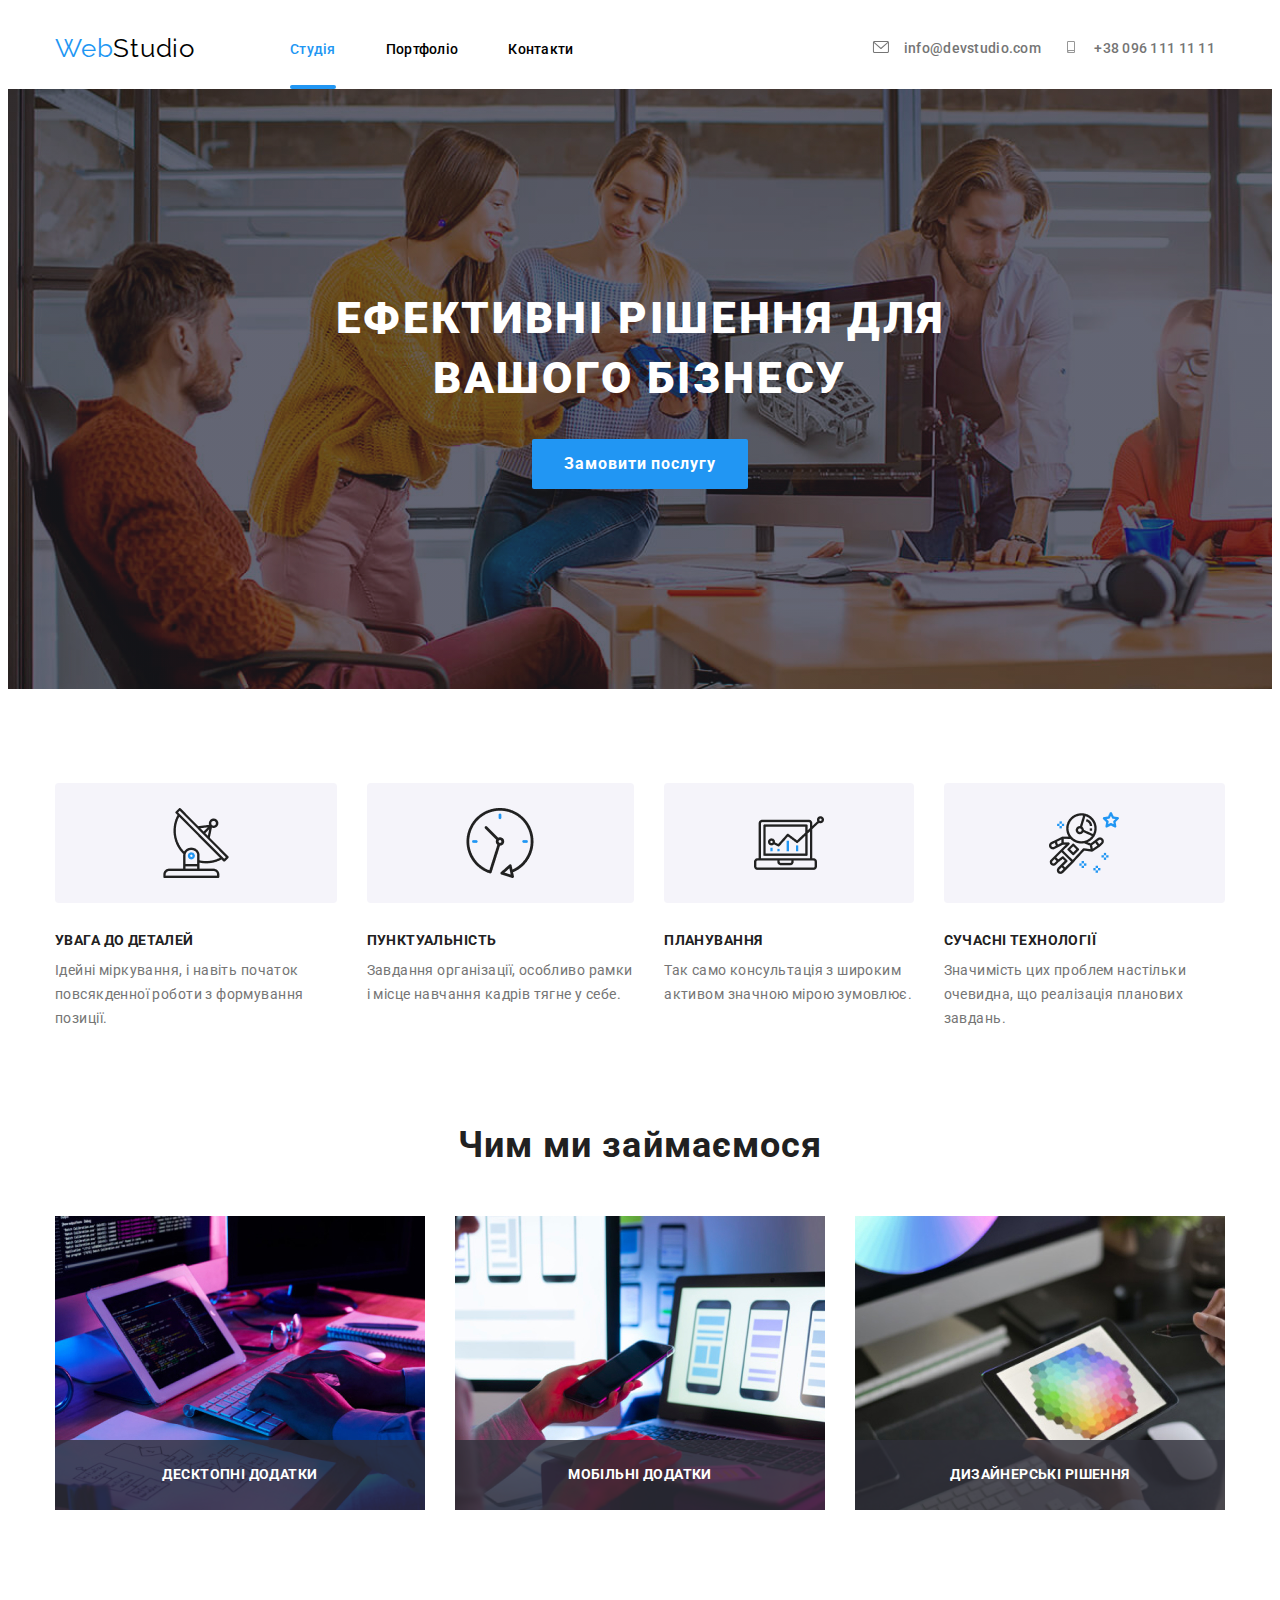
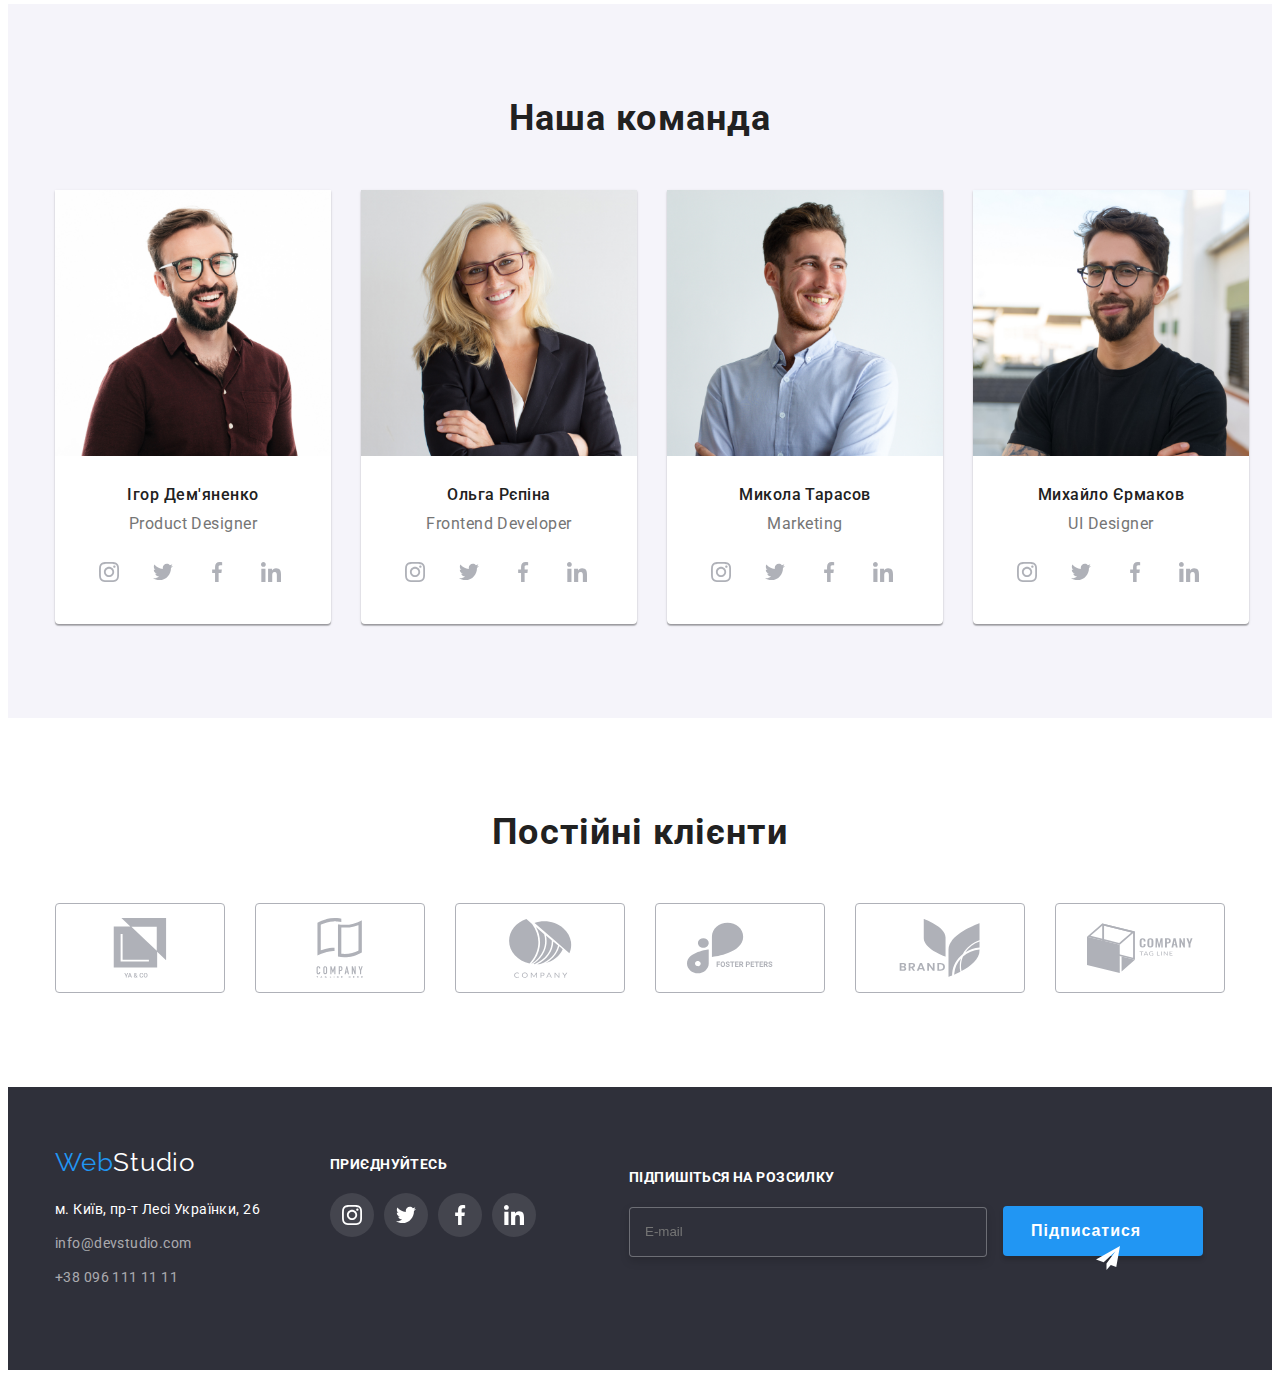
<file: index.html>
<!DOCTYPE html>
<html lang="en">
<head>
    <meta charset="UTF-8">
    <meta http-equiv="X-UA-Compatible" content="IE=edge">
    <meta name="viewport" content="width=device-width, initial-scale=1.0">
    <link rel="stylesheet" href="https://cdnjs.cloudflare.com/ajax/libs/modern-normalize/1.1.0/modern-normalize.min.css" integrity="sha512-wpPYUAdjBVSE4KJnH1VR1HeZfpl1ub8YT/NKx4PuQ5NmX2tKuGu6U/JRp5y+Y8XG2tV+wKQpNHVUX03MfMFn9Q==" crossorigin="anonymous" referrerpolicy="no-referrer" />
    <link rel="stylesheet" href="./css/styles.css">
    <link rel="preconnect" href="https://fonts.googleapis.com">
    <link rel="preconnect" href="https://fonts.gstatic.com" crossorigin>
    <link rel="preconnect" href="https://fonts.googleapis.com">
<link rel="preconnect" href="https://fonts.gstatic.com" crossorigin>
<link href="https://fonts.googleapis.com/css2?family=Raleway:wght@700&family=Roboto:wght@400;500;700;900&display=swap" rel="stylesheet">
    <title>WebStudio</title>
</head>
<body>
  <header>
    <div class="container">
      <div class="menu"> 
    <nav class="header-nav">
      <a class="logo" href="WebStudio"> <span class="logos">Web</span>Studio</a>
        <ul class="site-nav">
          <li><a href="./index.html" class="link-menu current">Студія</a></li>
          <li><a href="./portfolio.html" class="link">Портфоліо</a></li>
          <li><a href="#" class="link">Контакти</a></li>
    </ul>
    </nav>
      <div class="envelope-list">
  <a href="mailto:info@devstudio.com" class="contact"> <svg class="envelope-box"> 
    <use href="./images/svg/icons.svg#icon-envelope">
    </use>
  </svg> info@devstudio.com  </a>
</div>       
        <div class="smartphone-list">     
        <a href="tel:+380961111111" class="contact" ><svg class="envelope-box"> 
          <use href="./images/svg/icons.svg#icon-smartphone">
          </use>
        </svg> +38 096 111 11 11</a>   
    </div>
      </div>
  </div>
  </header>
  <main>
    <section class="section-slogan">
      <div class="container">
      <div class="caption">
        <h1 class="slogan">Ефективні рішення для вашого бізнесу</h1>
        <button type="button" class="button" data-modal-open>Замовити послугу</button>   
      </div>
      </div>
      </section>
    <section class="section-title">
      <div class="container"> 
        <ul class="dot">
          <li class="antenna">
            <h3 class="title">УВАГА ДО ДЕТАЛЕЙ</h3>
            <p class="text">Ідейні міркування, і навіть початок повсякденної роботи з формування позиції.</p>
          </li>
          <li class="clock">
            <h3 class="title">ПУНКТУАЛЬНІСТЬ</h3>
            <p class="text">Завдання організації, особливо рамки і місце навчання кадрів тягне у себе.</p>
          </li>
          <li class="diagram">
            <h3 class="title">ПЛАНУВАННЯ</h3>
            <p class="text">Так само консультація з широким активом значною мірою зумовлює.</p>
          </li>
          <li class="astronaut">
            <h3 class="title">СУЧАСНІ ТЕХНОЛОГІЇ</h3>
            <p class="text">Значимість цих проблем настільки очевидна, що реалізація планових завдань.</p> 
          </li>
        </ul>
    </div>
    </section>
    <section class="section">
      <div class="container">
        <h2 class="subtitle">Чим ми займаємося</h2> 
        <ul class="dot">
          <li class="img-coment">
            <img src="./images/box1.jpg" alt="Руки на клавіатурі" width="370">
            <div class="coment">
              <p class="coment-p">Десктопні додатки</p>
            </div>
          </li>
          <li class="img-coment">
            <img src="./images/box2.jpg" alt="Телефон у руці" width="370">
            <div class="coment">
              <p class="coment-p">Мобільні додатки</p>
            </div>
          </li>
          <li class="img-coment">
            <img src="./images/box3.jpg" alt="Планшет у руці" width="370">
            <div class="coment">
              <p class="coment-p">Дизайнерські рішення</p>
            </div>
          </li>
        </ul>
    </div>
    </section>
    <section class="section-name">
      <div class="container">
        <h3 class="subtitle-box">Наша команда</h3>
          <ul class="dot">
            <li class="card">
              <img src="./images/img1.jpg" alt="чоловік у окулярах" width="276">
            <h3 class="name">Ігор Дем'яненко</h3>
            <p class="post">Product Designer</p>
            <div class="social-subtite">
              <ul class="social">
                <li class="socisl-list-subtite">
                  <a class="socisl-link" href="#">
                    <svg class="social-icon-subtite" width="20" height="20">
                      <use href="./images/svg/icons.svg#icon-instagram">
                      </use>
                    </svg>
                  </a>
                </li>
                <li class="socisl-list-subtite">
                  <a class="socisl-link" href="#">
                    <svg class="social-icon-subtite" width="20" height="20">
                      <use href="./images/svg/icons.svg#icon-twitter">
                      </use>
                    </svg>
                  </a>
                </li>
                <li class="socisl-list-subtite">
                  <a class="socisl-link" href="#">
                    <svg class="social-icon-subtite" width="20" height="20">
                      <use href="./images/svg/icons.svg#icon-facebook">
                      </use>
                    </svg>
                  </a>
                </li>
                <li class="socisl-list-subtite">
                  <a class="socisl-link" href="#">
                    <svg class="social-icon-subtite" width="20" height="20">
                      <use href="./images/svg/icons.svg#icon-linkedin">
                      </use>
                    </svg>
                  </a>
                </li>
              </ul>
            </div>
            </li>
            <li class="card">
              <img src="./images/img2.jpg" alt="жінка посміхається" width="276">
            <h3 class="name">Ольга Рєпіна</h3>
            <p class="post">Frontend Developer</p>
            <div class="social-subtite">
              <ul class="social">
                <li class="socisl-list-subtite">
                  <a class="socisl-link" href="#">
                    <svg class="social-icon-subtite" width="20" height="20">
                      <use href="./images/svg/icons.svg#icon-instagram">
                      </use>
                    </svg>
                  </a>
                </li>
                <li class="socisl-list-subtite">
                  <a class="socisl-link" href="#">
                    <svg class="social-icon-subtite" width="20" height="20">
                      <use href="./images/svg/icons.svg#icon-twitter">
                      </use>
                    </svg>
                  </a>
                </li>
                <li class="socisl-list-subtite">
                  <a class="socisl-link" href="#">
                    <svg class="social-icon-subtite" width="20" height="20">
                      <use href="./images/svg/icons.svg#icon-facebook">
                      </use>
                    </svg>
                  </a>
                </li>
                <li class="socisl-list-subtite">
                  <a class="socisl-link" href="#">
                    <svg class="social-icon-subtite" width="20" height="20">
                      <use href="./images/svg/icons.svg#icon-linkedin">
                      </use>
                    </svg>
                  </a>
                </li>
              </ul>
            </div>
            </li>
            <li class="card">
              <img src="./images/img3.jpg" alt="чоловік дивиться в бік" width="276">
            <h3 class="name">Микола Тарасов</h3>
            <p class="post">Marketing</p>
            <div class="social-subtite">
              <ul class="social">
                <li class="socisl-list-subtite">
                  <a class="socisl-link" href="#">
                    <svg class="social-icon-subtite" width="20" height="20">
                      <use href="./images/svg/icons.svg#icon-instagram">
                      </use>
                    </svg>
                  </a>
                </li>
                <li class="socisl-list-subtite">
                  <a class="socisl-link" href="#">
                    <svg class="social-icon-subtite" width="20" height="20">
                      <use href="./images/svg/icons.svg#icon-twitter">
                      </use>
                    </svg>
                  </a>
                </li>
                <li class="socisl-list-subtite">
                  <a class="socisl-link" href="#">
                    <svg class="social-icon-subtite" width="20" height="20">
                      <use href="./images/svg/icons.svg#icon-facebook">
                      </use>
                    </svg>
                  </a>
                </li>
                <li class="socisl-list-subtite">
                  <a class="socisl-link" href="#">
                    <svg class="social-icon-subtite" width="20" height="20">
                      <use href="./images/svg/icons.svg#icon-linkedin">
                      </use>
                    </svg>
                  </a>
                </li>
              </ul>
            </div>
            </li>
            <li class="card">
              <img src="./images/img4.jpg" alt="чоловік в окулярах і с бородой" width="276">
            <h3 class="name">Михайло Єрмаков</h3>
            <p class="post">UI Designer</p>
            <div class="social-subtite">
              <ul class="social">
                <li class="socisl-list-subtite">
                  <a class="socisl-link" href="#">
                    <svg class="social-icon-subtite" width="20" height="20">
                      <use href="./images/svg/icons.svg#icon-instagram">
                      </use>
                    </svg>
                  </a>
                </li>
                <li class="socisl-list-subtite">
                  <a class="socisl-link" href="#">
                    <svg class="social-icon-subtite" width="20" height="20">
                      <use href="./images/svg/icons.svg#icon-twitter">
                      </use>
                    </svg>
                  </a>
                </li>
                <li class="socisl-list-subtite">
                  <a class="socisl-link" href="#">
                    <svg class="social-icon-subtite" width="20" height="20">
                      <use href="./images/svg/icons.svg#icon-facebook">
                      </use>
                    </svg>
                  </a>
                </li>
                <li class="socisl-list-subtite">
                  <a class="socisl-link" href="#">
                    <svg class="social-icon-subtite" width="20" height="20">
                      <use href="./images/svg/icons.svg#icon-linkedin">
                      </use>
                    </svg>
                  </a>
                </li>
              </ul>
            </div>
            </li>
          </ul>  
        </div>
    </section>
    <section class="section">
      <div class="container">
        <h3 class="subtitle-box">Постійні клієнти</h3>
        <div >
          <ul class="client-group">
            <li class="client">
              <a class="client-list" href="#">
                <svg class="client-icon" width="106" height="60">
                  <use href="./images/svg/icons.svg#icon-group1">
                  </use>
                </svg>
              </a>
            </li>
            <li class="client">
              <a class="client-list" href="#">
                <svg class="client-icon" width="106" height="60">
                  <use href="./images/svg/icons.svg#icon-group2">
                  </use>
                </svg>
              </a>
            </li>
            <li class="client">
              <a class="client-list" href="#">
                <svg class="client-icon" width="106" height="60">
                  <use href="./images/svg/icons.svg#icon-group3">
                  </use>
                </svg>
              </a>
            </li>
            <li class="client">
              <a class="client-list" href="#">
                <svg class="client-icon" width="106" height="60">
                  <use href="./images/svg/icons.svg#icon-group4">
                  </use>
                </svg>
              </a>
            </li>
            <li class="client">
              <a class="client-list" href="#">
                <svg class="client-icon" width="106" height="60">
                  <use href="./images/svg/icons.svg#icon-group5">
                  </use>
                </svg>
              </a>
            </li>
            <li class="client">
              <a class="client-list" href="#">
                <svg class="client-icon" width="106" height="60">
                  <use href="./images/svg/icons.svg#icon-group6">
                  </use>
                </svg>
              </a>
            </li>
          </ul>
      </div>
      </div>
    </section>
  </main>
  <footer class="caption-footer">
    <div class="container">
      <div class="container-footer">
        <div class="logo-box">
          <a class="logo-footer" href="WebStudio"> <span class="logos">Web</span>Studio</a>
       
        <div class="adres-blok">
          <address class="adres">
            м. Київ, пр-т Лесі Українки, 26
          </address> 
          <address>
      <ul class="addres">
              <li class="adress"><a href="mailto:info@devstudio.com" class="addres">info@devstudio.com </a></li>
              <li class="adress"><a href="tel:+380961111111" class="addres">+38 096 111 11 11</a></li>
            </ul>
          </address>
        </div>
      </div>
      
        <div class="info-blok">
          <h3 class="info"> приєднуйтесь </h3>
          <div class="social-blok">
            <ul class="social">
              <li class="socisl-list">
                <a class="socisl-link" href="#">
                  <svg class="social-icon" width="20" height="20">
                    <use href="./images/svg/icons.svg#icon-instagram">
                    </use>
                  </svg>
                </a>
              </li>
              <li class="socisl-list">
                <a class="socisl-link" href="#">
                  <svg class="social-icon" width="20" height="20">
                    <use href="./images/svg/icons.svg#icon-twitter">
                    </use>
                  </svg>
                </a>
              </li>
              <li class="socisl-list">
                <a class="socisl-link" href="#">
                  <svg class="social-icon" width="20" height="20">
                    <use href="./images/svg/icons.svg#icon-facebook">
                    </use>
                  </svg>
                </a>
              </li>
              <li class="socisl-list">
                <a class="socisl-link" href="#">
                  <svg class="social-icon" width="20" height="20">
                    <use href="./images/svg/icons.svg#icon-linkedin">
                    </use>
                  </svg>
                </a>
              </li>
            </ul>
          </div>
          
        </div>
        <div class="email-field">
          <h3 class="info">Підпишіться на розсилку</h3>
          <div class="email-line">
            <form action="send-mail">
            <input class="email-input"
             id="email"
              type="email"
               name="email"
               placeholder="E-mail"
               required>
            <button type="submit" class="button-email">Підписатися
              <svg class="send-icon" width="24" height="24">
                <use href="./images/svg/icons.svg#icon-send" ></use>
              </svg>
            </button>
          </form>
          </div>
          
        </div>
      </div>
  </div>
  </footer>
  <div class="backdrop is-hidden" data-modal>
    <div class="modal">
      <div class="modal-container">
<button type="button"data-modal-close class="cross">
  <svg class="cross-button" width="12" height="12">
    <use href="./images/svg/icons.svg#icon-Vector" ></use>
  </svg>
</button>
<h2 class="modal-title">Залиште свої дані, ми вам передзвонимо</h2>
<form name="contact-form" autocomplete="on">
  <label class="form-field-label" for="name">Ім'я</label>
  <div class="form-field">
    <input class="form-field-input" 
    id="name" 
    type="text" 
    name="name"
    required>
    <svg class="form-field-icon" width="18" height="18">
      <use href="./images/svg/icons.svg#icon-person" ></use>
    </svg>
  </div>
 

  <label class="form-field-label" for="tel">Телефон</label>
    <div class="form-field">
      <input class="form-field-input" id="tel" type="tel" name="tel">
      <svg class="form-field-icon" width="18" height="18">
      <use href="./images/svg/icons.svg#icon-phone" ></use>
    </svg>
  </div>

  <label class="form-field-label" for="email">Пошта</label>
  <div class="form-field">
  <input class="form-field-input" id="email" type="email" name="email">
  <svg class="form-field-icon" width="18" height="18">
    <use href="./images/svg/icons.svg#icon-email" ></use>
  </svg>
</div>
  <label class="form-field-label" for="coment">Коментар</label>
  <textarea class="form-field-textarea"
  name="coment" 
  id="coment" 
  placeholder="Введіть текст" ></textarea>

  <div class="checkbox">
    <input class="checkbox-form"
    id="checkbox" 
    type="checkbox" 
    name="checkbox">
    <svg class="checkbox-icon" width="18" height="18">
      <use href="./images/svg/icons.svg#icon-check" ></use>
    </svg>
    <label class="checkbox-label" for="checkbox">Погоджуюся з розсилкою та приймаю <a class="checkbox-text" href="#">Умови договору</a>  </label>
  </div>
  

  <button type="submit" class="button-modal">Відправити</button>
</form>
</div>
    </div>
  </div>
  <script src="./js/modal.js"></script>
</body>
</html>
</file>
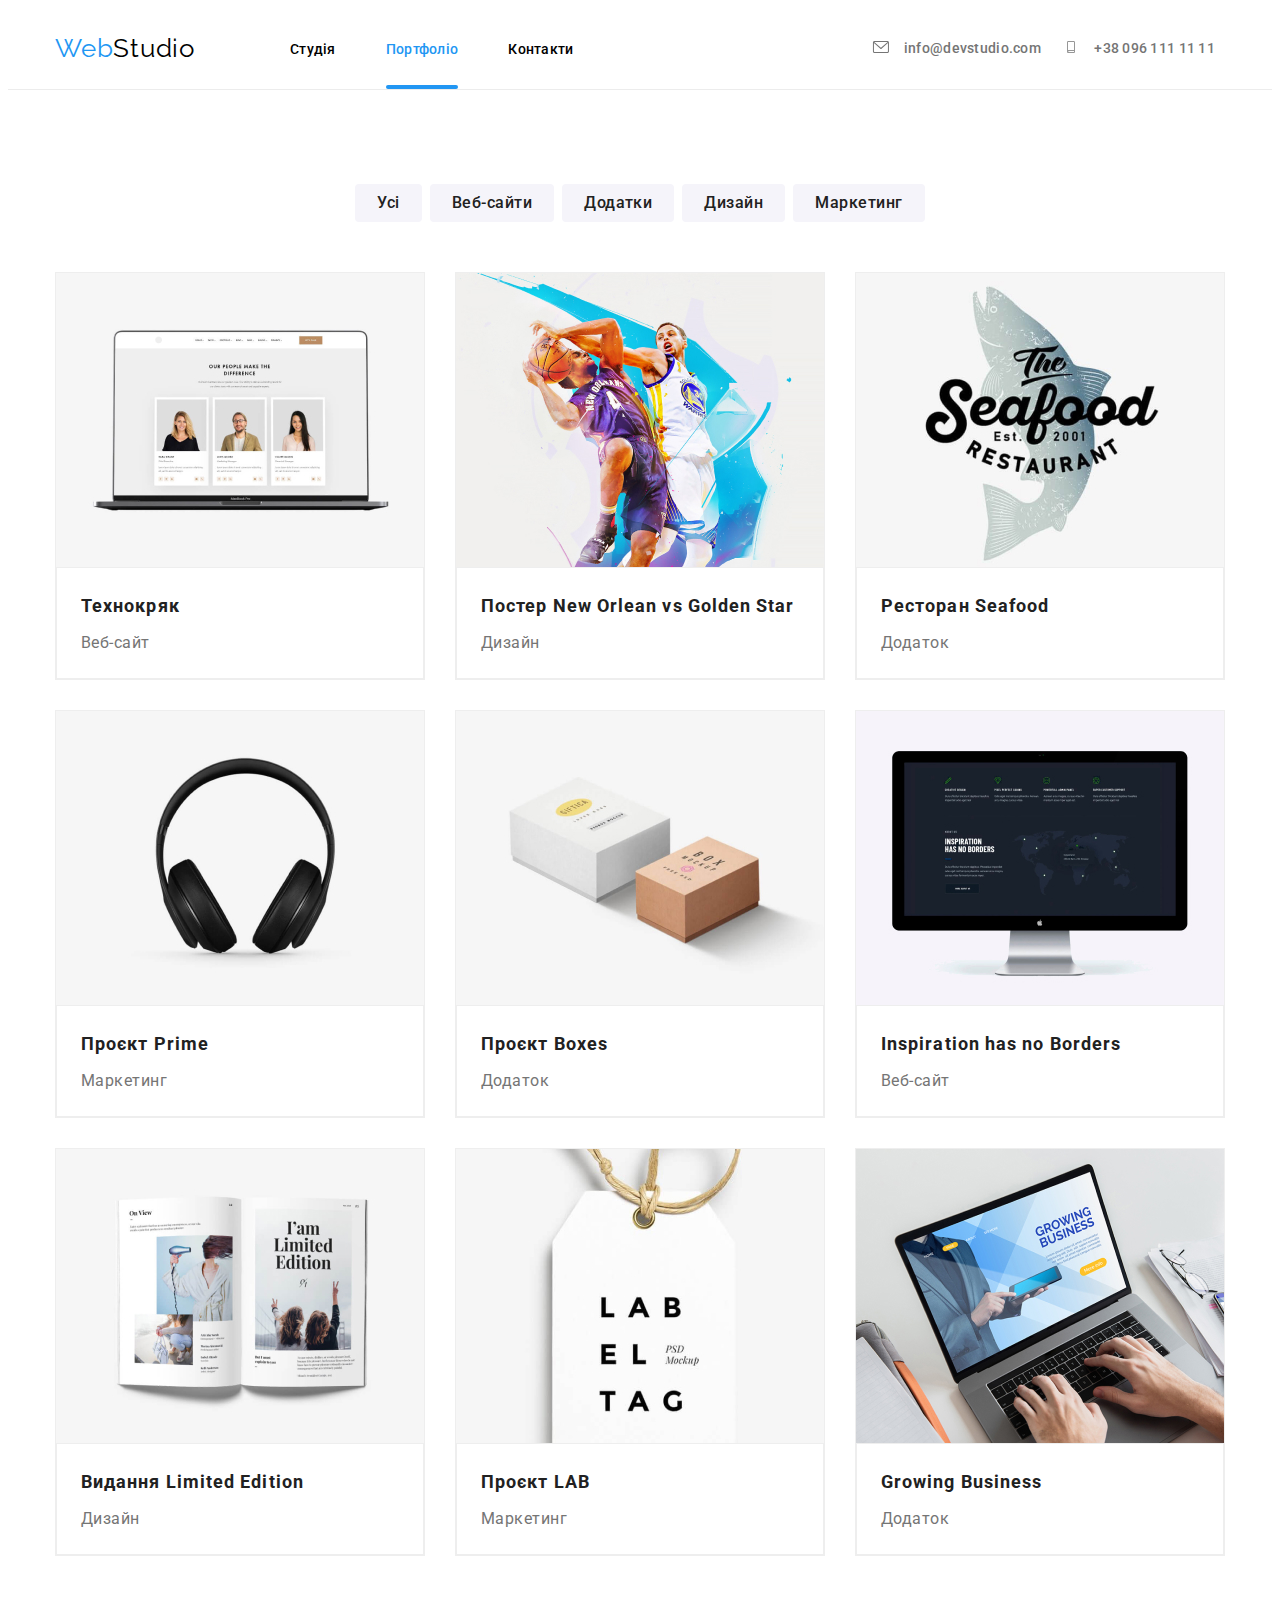
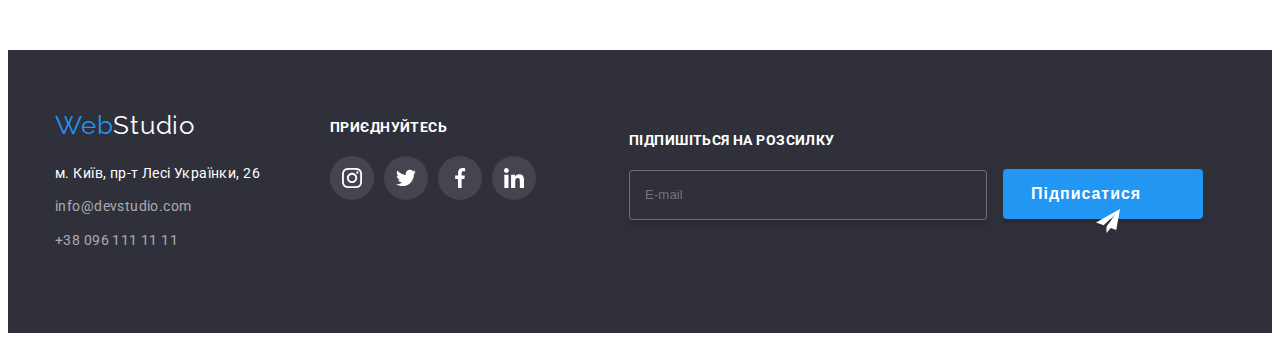
<file: portfolio.html>
<!DOCTYPE html>
<html lang="en">
<head>
    <meta charset="UTF-8">
    <meta http-equiv="X-UA-Compatible" content="IE=edge">
    <meta name="viewport" content="width=device-width, initial-scale=1.0">
    <link rel="stylesheet" href="https://cdnjs.cloudflare.com/ajax/libs/modern-normalize/1.1.0/modern-normalize.min.css" integrity="sha512-wpPYUAdjBVSE4KJnH1VR1HeZfpl1ub8YT/NKx4PuQ5NmX2tKuGu6U/JRp5y+Y8XG2tV+wKQpNHVUX03MfMFn9Q==" crossorigin="anonymous" referrerpolicy="no-referrer" />
    <link rel="stylesheet" href="./css/styles.css">
    <link rel="preconnect" href="https://fonts.googleapis.com">
    <link rel="preconnect" href="https://fonts.gstatic.com" crossorigin>
    <link href="https://fonts.googleapis.com/css2?family=Raleway:wght@700&family=Roboto:wght@400;500;700;900&display=swap" rel="stylesheet">
    <title>WebStudio</title>
</head>
<body>
  <header class="header">
    <div class="container">
      <div class="menu"> 
    <nav class="header-nav">
      <a class="logo" href="WebStudio"> <span class="logos">Web</span>Studio</a>
        <ul class="site-nav">
          <li><a href="./index.html" class="link">Студія</a></li>
          <li><a href="./portfolio.html" class="link-menu current">Портфоліо</a></li>
          <li><a href="#" class="link">Контакти</a></li>
    </ul>
    </nav>
    <div class="envelope-list">
      <a href="mailto:info@devstudio.com" class="contact"> <svg class="envelope-box"> 
        <use href="./images/svg/icons.svg#icon-envelope">
        </use>
      </svg> info@devstudio.com  </a>
    </div>       
            <div class="smartphone-list">     
            <a href="tel:+380961111111" class="contact" ><svg class="envelope-box"> 
              <use href="./images/svg/icons.svg#icon-smartphone">
              </use>
            </svg> +38 096 111 11 11</a>   
        </div>
          </div>
      </div>
  </header>
  <main>
    <section class="section-portfolio"> 
      <div class="container">
      <ul class="dot-button">
        <li>
          <button type="button" class="button-link">Усі</button>
        </li>
        <li>
          <button type="button" class="button-link">Веб-сайти</button>
        </li>
      <li>
        <button type="button" class="button-link">Додатки</button>
      </li>
      <Li>
        <button type="button" class="button-link">Дизайн</button>
      </Li>
      <li>
      <button type="button" class="button-link">Маркетинг</button>
        </li>
      </ul> 
    
        <ul class="dot-portfolio">
          <li class="list"> 
            <div class="list-img">
              <img  src="./images/port1.jpg" alt="дві жінки і чоловік на моніторі ноутбука" width="370">            
              <div class="list-overlay">
                <p class="text-overlay"> Ресурс пропонує комплексні пропозиції з різним рівнем функціоналу та сервісів. Все це дозволить відвідувачу отримати вичерпні відомості про компанію чи приватну особу.
                </p>
                 </div>
            </div>
              
          <div class="description"> 
            <h3 class="text-box">Технокряк</h3>
            <p class="paragraph">Веб-сайт</p>
          </div>
          
          
          </li>
          <li class="list">
            <div class="list-img">
            <img src="./images/port2.jpg" alt="два чоловіка грають в баскетбол" width="370">
            <div class="list-overlay">
              <p class="text-overlay"> Ресурс пропонує комплексні пропозиції з різним рівнем функціоналу та сервісів. Все це дозволить відвідувачу отримати вичерпні відомості про компанію чи приватну особу.
              </p>
               </div>
          </div>
            <div class="description"> 
            <h3 class="text-box">Постер New Orlean vs Golden Star</h3>
            <p class="paragraph">Дизайн</p>
          </div>
          </li>
          <li class="list">
            <div class="list-img">
            <img src="./images/port3.jpg" alt="риба за написом" width="370">
            <div class="list-overlay">
              <p class="text-overlay"> Ресурс пропонує комплексні пропозиції з різним рівнем функціоналу та сервісів. Все це дозволить відвідувачу отримати вичерпні відомості про компанію чи приватну особу.
              </p>
               </div>
          </div>
            <div class="description">
             <h3 class="text-box">Ресторан Seafood</h3>
            <p class="paragraph">Додаток</p>
          </div>
          </li>
          <li class="list">
            <div class="list-img">
            <img src="./images/port4.jpg" alt="навушники" width="370">
            <div class="list-overlay">
              <p class="text-overlay"> Ресурс пропонує комплексні пропозиції з різним рівнем функціоналу та сервісів. Все це дозволить відвідувачу отримати вичерпні відомості про компанію чи приватну особу.
              </p>
               </div>
          </div>
            <div class="description"> 
            <h3 class="text-box">Проєкт Prime</h3>
            <p class="paragraph">Маркетинг</p>
          </div>
          </li> 
          <li class="list">
            <div class="list-img">
            <img src="./images/port5.jpg" alt="біла та рожева коробка" width="370">
            <div class="list-overlay">
              <p class="text-overlay"> Ресурс пропонує комплексні пропозиції з різним рівнем функціоналу та сервісів. Все це дозволить відвідувачу отримати вичерпні відомості про компанію чи приватну особу.
              </p>
               </div>
          </div>
            <div class="description"> 
            <h3 class="text-box">Проєкт Boxes</h3>
            <p class="paragraph">Додаток</p>
          </div>
          </li> 
          <li class="list">
            <div class="list-img">
            <img src="./images/port6.jpg" alt="монітор" width="370">
            <div class="list-overlay">
              <p class="text-overlay"> Ресурс пропонує комплексні пропозиції з різним рівнем функціоналу та сервісів. Все це дозволить відвідувачу отримати вичерпні відомості про компанію чи приватну особу.
              </p>
               </div>
          </div>
            <div class="description"> 
            <h3 class="text-box">Inspiration has no Borders</h3>
            <p class="paragraph">Веб-сайт</p>
          </li>
           <li class="list">
            <div class="list-img">
            <img src="./images/port7.jpg" alt="відкритий журнал" width="370">
            <div class="list-overlay">
              <p class="text-overlay"> Ресурс пропонує комплексні пропозиції з різним рівнем функціоналу та сервісів. Все це дозволить відвідувачу отримати вичерпні відомості про компанію чи приватну особу.
              </p>
               </div>
          </div>
            <div class="description"> 
            <h3 class="text-box">Видання Limited Edition</h3>
            <p class="paragraph">Дизайн</p>
          </li>
           <li class="list">
            <div class="list-img">
            <img src="./images/port8.jpg" alt="біла бірка с чорними літерами" width="370">
            <div class="list-overlay">
              <p class="text-overlay"> Ресурс пропонує комплексні пропозиції з різним рівнем функціоналу та сервісів. Все це дозволить відвідувачу отримати вичерпні відомості про компанію чи приватну особу.
              </p>
               </div>
          </div>
            <div class="description"> 
            <h3 class="text-box">Проєкт LAB</h3>
            <p class="paragraph">Маркетинг</p>
          </li> 
          <li class="list">
            <div class="list-img">
            <img src="./images/port9.jpg" alt="руки на клавіатурі" width="370">
            <div class="list-overlay">
              <p class="text-overlay"> Ресурс пропонує комплексні пропозиції з різним рівнем функціоналу та сервісів. Все це дозволить відвідувачу отримати вичерпні відомості про компанію чи приватну особу.
              </p>
               </div>
          </div>
            <div class="description"> 
            <h3 class="text-box">Growing Business</h3>
            <p class="paragraph">Додаток</p>
          </li>
        </ul> 
    </div>
    </section>
  </main>
  <footer class="caption-footer">
    <div class="container">
      <div class="container-footer">
        <div class="logo-box">
          <a class="logo-footer" href="WebStudio"> <span class="logos">Web</span>Studio</a>
       
        <div class="adres-blok">
          <address class="adres">
            м. Київ, пр-т Лесі Українки, 26
          </address> 
          <address>
      <ul class="addres">
              <li class="adress"><a href="mailto:info@devstudio.com" class="addres">info@devstudio.com </a></li>
              <li class="adress"><a href="tel:+380961111111" class="addres">+38 096 111 11 11</a></li>
            </ul>
          </address>
        </div>
      </div>
      
        <div class="info-blok">
          <h3 class="info"> приєднуйтесь </h3>
          <div class="social-blok">
            <ul class="social">
              <li class="socisl-list">
                <a class="socisl-link" href="#">
                  <svg class="social-icon" width="20" height="20">
                    <use href="./images/svg/icons.svg#icon-instagram">
                    </use>
                  </svg>
                </a>
              </li>
              <li class="socisl-list">
                <a class="socisl-link" href="#">
                  <svg class="social-icon" width="20" height="20">
                    <use href="./images/svg/icons.svg#icon-twitter">
                    </use>
                  </svg>
                </a>
              </li>
              <li class="socisl-list">
                <a class="socisl-link" href="#">
                  <svg class="social-icon" width="20" height="20">
                    <use href="./images/svg/icons.svg#icon-facebook">
                    </use>
                  </svg>
                </a>
              </li>
              <li class="socisl-list">
                <a class="socisl-link" href="#">
                  <svg class="social-icon" width="20" height="20">
                    <use href="./images/svg/icons.svg#icon-linkedin">
                    </use>
                  </svg>
                </a>
              </li>
            </ul>
          </div>
          
        </div>
        <div class="email-field">
          <h3 class="info">Підпишіться на розсилку</h3>
          <div class="email-line">
            <form action="send-mail">
            <input class="email-input"
             id="email"
              type="email"
               name="email"
               placeholder="E-mail"
               required>
            <button type="submit" class="button-email">Підписатися
              <svg class="send-icon" width="24" height="24">
                <use href="./images/svg/icons.svg#icon-send" ></use>
              </svg>
            </button>
          </form>
          </div>
          
        </div>
      </div>
  </div>
  </footer>
</body>
</html>
</file>
<file: css/styles.css>
*{
    box-sizing: border-box;
}

:root{
    --color-button: #FFF;
    --color-logo: #2196F3;
    --color-title: #212121;
    --color-icon: #AFB1B8;
    
}
.container{
    max-width: 1200px;
    padding-left: 15px;
    padding-right: 15px;
   margin: 0;
   margin-left: auto;
   margin-right: auto;
   
   }
   

body{
    font-family: 'Roboto';
    color: #000;}
   
h1, h2, h3, p {
        margin: 0;
    }
ul{
        list-style: none;
        padding-left: 0;
        margin: 0;
    }
    
a{
        text-decoration: none;
    color: inherit;
    }
    
    img{
        display: block;
       
        height: auto;
        font-style: normal;
    }
    
    address {
        font-style: normal;
    }

.header-nav{
    display: flex;
    flex-grow: 1;
    align-items: center;
    padding-top: 25px;
    padding-bottom: 25px;
    
}
.logo{
    font-family: 'Raleway';
    font-size: 26px;
    line-height: 1.2;
    letter-spacing: 0.03em;
  color: #000; 
  text-decoration: none; 
    
}
.logos{
    font-family: 'Raleway';
    font-size: 26px;
    line-height: 1.2;
    letter-spacing: 0.03em;
    color: var(--color-logo);  
}
.logo-footer{
    font-family: 'Raleway';
    font-size: 26px;
    line-height: 1.2;
    letter-spacing: 0.03em;
  color: var(--color-button); 
  text-decoration: none; 

}
.dot{
    list-style-type: none; 
    display: flex;
    justify-content: space-between;
    padding: 0;
    gap: 30px;
    

}
.section{
    padding-bottom: 94px;
  
 }

/*верхня лінія*/

.site-nav .link
{
color: #000;
font-weight: 500;
font-size: 14px;
line-height: 1.14;
letter-spacing: 0.02em;
text-decoration: none;
list-style-type: none;
transition: color 250ms cubic-bezier(0.4, 0, 0.2, 1);
}
.site-nav{
list-style-type: none;
display: flex;
gap: 50px;
padding-left: 95px;


}
.link:hover,
.link:focus{
    color: var(--color-logo);
    font-weight: 500;
font-size: 14px;
line-height: 1.14;
letter-spacing: 0.02em;
cursor: pointer ;
}
.link-menu{
    position: relative;
    padding-bottom: 32px;
    color: var(--color-logo);
    font-weight: 500;
font-size: 14px;
line-height: 1.14;
letter-spacing: 0.02em;
text-decoration: none;
cursor: pointer;

}
.link-menu.current::after{

content: "";
width: 100%;
height: 4px;
background: var(--color-logo);
border-radius: 2px;
position: absolute;
bottom: 0;
left: 0;
}
.contact{
    font-weight: 500;
font-size: 14px;
line-height: 1.14;
letter-spacing: 0.02em;
text-decoration: none;
color: #757575;
padding-left: 10px;
transition: color 250ms cubic-bezier(0.4, 0, 0.2, 1);

}
.contact:hover,
.contact:focus
{
color: var(--color-logo);
fill: var(--color-logo);
}

.menu{
    display: flex;
    flex-grow: 1;
    align-items: center;
}
.contacte{
    display: flex;
    background: none;
    
}


.envelope-list{
    display: flex;
    height: 20px;
     align-items: center;
    justify-content: center;
    margin-right: 10px;
    fill: #757575;
    cursor: pointer;
    transition: color 250ms cubic-bezier(0.4, 0, 0.2, 1);
    

}
.envelope-list:hover
.envelope-list:focus
{
    color: var(--color-logo);
    
}

.envelope-box{
    width: 30px;
    height: 12px;
   fill: currentColor;
   padding-right: 10px;
   transition: fill 250ms cubic-bezier(0.4, 0, 0.2, 1);
   
}

.smartphone-list{
    display: flex;
    height: 20px;
    align-items: center;
    justify-content: center;
    margin-right: 10px;
    fill: #757575;
    cursor: pointer;
    gap: 10px;
    transition: color 250ms cubic-bezier(0.4, 0, 0.2, 1);

}
.smartphone-list:hover
.smartphone-list:focus
{
    color: var(--color-logo);
    
}
.envelope-box:hover
.envelope-box:focus{
    fill: var(--color-logo);
}

/* cекція перша*/
.caption{
    
    padding-top: 200px;
    padding-bottom: 200px;
    
    
}

.slogan{
font-weight: 900;
font-size: 44px;
line-height: 1.36;
text-align: center;
letter-spacing: 0.06em;
text-transform: uppercase;
color: var(--color-button);
width: 700px;
margin-left: auto;
    margin-right: auto;
    margin-bottom: 30px;
}
.section-slogan{
    max-width: 1600px;
    height: 600px;
    margin-left: auto;
    margin-right: auto;
    background-image: linear-gradient( 
        to right,
    rgba(47, 48, 58, 0.4),
    rgba(47, 48, 58, 0.4)),
     url(../images/Imgfon.jpg) ;
    
}
/*кнопка*/

.button{
    background: var(--color-logo);
    color: var(--color-button);
    cursor: pointer;
    font-family: 'Roboto';
    font-style: normal;
    font-size: 16px;
    line-height: 1.87;
    letter-spacing: 0.06em;
    font-family: 'Roboto';
    font-weight: 700;
border-radius: 4px;
    display: block;
    align-items: center;
    text-align: center;
    border: 0px;
    border-radius: 2px;
    padding: 10px 32px;
    margin-left: auto;
    margin-right: auto;

}
.button-link{
    color: var(--color-title);
    font-family: 'Roboto';
font-style: normal;
    background: #F5F4FA;
    cursor: pointer;
    font-weight: 500;
font-size: 16px;
line-height: 1.62;
text-align: center;
letter-spacing: 0.03em;
border: 0;
    border-radius: 4px;
    padding-top: 6px;
    padding-bottom: 6px;
    padding-left: 22px;
    padding-right: 22px;
    transition: color 250ms cubic-bezier(0.4, 0, 0.2, 1),
    background 250ms cubic-bezier(0.4, 0, 0.2, 1),
    box-shadow 250ms cubic-bezier(0.4, 0, 0.2, 1);

}
.button-link:hover,
.button-link:focus
{
    color: var(--color-button);
    background: var(--color-logo);
    box-shadow: 0px 3px 1px rgba(0, 0, 0, 0.1), 0px 1px 2px rgba(0, 0, 0, 0.08), 0px 2px 2px rgba(0, 0, 0, 0.12);
}

/*секція друга*/

.title{
    
font-size: 14px;
line-height: 1.14;
letter-spacing: 0.03em;
text-transform: uppercase;
color: var(--color-title);
padding-bottom: 10px;
}
.text{
    font-family: 'Roboto';
font-size: 14px;
line-height: 1.7;
letter-spacing: 0.03em;
color: #757575;

}
.section-title{
    margin-top: 94px;
    margin-bottom: 94px;
}
.antenna::before{
    display: block;
    content: "";
    height: 120px;
    background-image: url(../images/1antenna.png);
    background-repeat: no-repeat;
    background-position: center;
    background-color: #F5F4FA;
    border-radius: 4px;
    margin-bottom: 30px;
}
.clock::before{
    display: block;
    content: "";
    height: 120px;
    background-image: url(../images/2clock.png);
    background-repeat: no-repeat;
    background-position: center;
    background-color: #F5F4FA;
    border-radius: 4px;
    margin-bottom: 30px;
}
.diagram::before{
    display: block;
    content: "";
    height: 120px;
    background-image: url(../images/3diagram.png);
    background-repeat: no-repeat;
    background-position: center;
    background-color: #F5F4FA;
    border-radius: 4px;
    margin-bottom: 30px;
}
.astronaut::before{
    display: block;
    content: "";
    height: 120px;
    background-image: url(../images/4astronaut.png);
    background-repeat: no-repeat;
    background-position: center;
    background-color: #F5F4FA;
    border-radius: 4px;
    margin-bottom: 30px;
}

/*секция третя*/
.coment-p{
   font-weight: 700;
font-size: 14px;
line-height: 1.14;
text-align: center;
letter-spacing: 0.03em;
color: var(--color-button);
text-transform: uppercase;
padding-top: 27px;
    
}
.coment{
    height: 70px;
    width: 370px;
    background: rgba(47, 48, 58, 0.8);
    position: absolute;
    bottom: 0;
}
.img-coment{
position: relative;
}

/*секція четверта*/


.section-name{
    padding-bottom: 94px;
    background: #F5F4FA;
}
 
.card{
    background: var(--color-button);
    
    box-shadow: 0px 1px 3px rgba(0, 0, 0, 0.12), 0px 1px 1px rgba(0, 0, 0, 0.14), 0px 2px 1px rgba(0, 0, 0, 0.2);
    border-radius: 0px 0px 4px 4px;
    
}
.subtitle{
   
font-size: 36px;
line-height: 1.16;
text-align: center;
letter-spacing: 0.03em;
color: var(--color-title);
margin-bottom: 50px;
}

.subtitle-box{
    font-size: 36px;
    line-height: 1.16;
    text-align: center;
    letter-spacing: 0.03em;
    color: var(--color-title);
    margin-bottom: 50px;
    padding-top: 94px;  
}


.name{
font-family: 'Roboto';
font-style: normal;
font-weight: 500;
font-size: 16px;
line-height: 1.18;
text-align: center;
letter-spacing: 0.03em;
color: var(--color-title);
padding-top: 30px;
}
.post{
font-size: 16px;
line-height: 1.18;
text-align: center;
letter-spacing: 0.03em;
color: #757575;
padding-top: 10px;
}
.social-subtite{
    display: block;
      padding-top: 16px;
      padding-left: 32px;
      padding-right: 32px;
 }
 .socisl-list-subtite{
    width: 44px;
    height: 44px;
    border: none;
 }
 .social{
    padding-bottom: 30px;
 }
 .socisl-link{
    fill: var(--color-icon);
    transition: fill 250ms cubic-bezier(0.4, 0, 0.2, 1),
    background 250ms cubic-bezier(0.4, 0, 0.2, 1);
 }
 .socisl-link:hover,
 .socisl-link:focus{
    border-radius: 50%;
    background: var(--color-logo);
    fill: var(--color-button);
 }

/*секція п.ята*/

.client{
    display: block;
    width: 170px;
    height: 90px;
   border: 1px solid #AFB1B8;
border-radius: 4px;
cursor: pointer;
transition: border 250ms cubic-bezier(0.4, 0, 0.2, 1),
    fill 250ms cubic-bezier(0.4, 0, 0.2, 1);
}
.client:hover,
.client:focus{
border: 1px solid var(--color-logo);
border-radius: 4px;
fill: var(--color-logo);
}
.client-group{
    display: flex;
    align-items: center;
    gap: 30px;
   
}
.client-list{
    display: flex;
    width: 100%;
    height: 100%;
    align-items: center;
    justify-content: center;
   fill: var(--color-icon);
   transition: fill 250ms cubic-bezier(0.4, 0, 0.2, 1), 
   border-color 250ms cubic-bezier(0.4, 0, 0.2, 1);
    
}
.client-list:hover,
.client-list:focus{
    fill: var(--color-logo);
    border: 1px solid var(--color-logo);
border-radius: 4px;

}



/*підвал*/

.container-footer{
   display: flex; 
   
}

.caption-footer{
    background: #2F303A;
}

.logo-box{
    display: block;
    padding-top: 60px;
   margin-bottom: 20px;
   
}
.adres-blok{
    display: block; 
    margin-top: 20px;
    padding-bottom: 60px;
}
.adres{
    font-style: normal;
font-size: 14px;
line-height: 1.71;
letter-spacing: 0.03em;
color: var(--color-button) ;
text-decoration: none;

}
.addres{
    font-style: normal;
font-size: 14px;
line-height: 1.71;
letter-spacing: 0.03em;
color: rgba(255, 255, 255, 0.6);
text-decoration: none;
list-style-type: none;
padding: 0;

}

.adress{
    margin-top: 10px;
}
.info-blok{
   
    margin-top: 70px;
    margin-left: 70px;
    
}
.social{
    display: flex;
    gap: 10px;
     
}
.social-blok{
   display: block;
     padding-top: 20px;
}

.socisl-list{
    width: 44px;
    height: 44px;
    border-radius: 50%;
    background: rgba(255, 255, 255, 0.1);
    transition: background 250ms cubic-bezier(0.4, 0, 0.2, 1);
}
.socisl-list:hover,
.socisl-list:focus{
    background: var(--color-logo)
}
.socisl-link{
    display: flex;
    width: 100%;
    height: 100%;
    border-radius: 50%;
    align-items: center;
    justify-content: center;
    
}
.social-icon{
    fill: var(--color-button);
}
.info{
    display: flex;
    
    font-size: 14px;
line-height: 1.14;
letter-spacing: 0.03em;
text-transform: uppercase;
color: var(--color-button);
}

.email-field{
    display: block;
    margin-left: 93px;
    margin-top: 83px;
}
.email-line{
    display: inline-block;
    padding-top: 20px;
}
.email-input{
width: 358px;
height: 50px;
border: 1px solid rgba(255, 255, 255, 0.3);
filter: drop-shadow(0px 4px 4px rgba(0, 0, 0, 0.15));
border-radius: 4px;
background: #2F303A;
padding: 16px 15px;
outline: none;
color: var(--color-button);

}
.button-email{
    position: relative;
margin-left: 12px;
width: 200px;
padding: 10px 62px 10px 28px;
font-weight: 700;
font-size: 16px;
line-height: 1.87;
align-items: center;
text-align: center;
letter-spacing: 0.06em;
color: var(--color-button);
background: var(--color-logo);
border: none;
box-shadow: 0px 4px 4px rgba(0, 0, 0, 0.15);
border-radius: 4px;
}
.send-icon{
    position: absolute;
   fill: var(--color-button); 
   margin-left: 10px;
   margin-right: 13px;
   align-items: center;
    justify-content: center;
}



/*секція портфоліо*/


.dot-portfolio{
    list-style-type: none; 
    flex-wrap: wrap;
    display: flex;
    
    padding: 0;
    gap: 30px;
    margin-top: 34px;
    
}
.dot-button{
    
    display: flex;
    gap: 8px; 
    
    margin-bottom: 50px;
    justify-content: center;
    
}
.description{
    padding: 20px 24px;
    border: 1px solid #EEEEEE;
}
.text-box
{
    font-size: 18px;
line-height: 2;
letter-spacing: 0.06em;
color: var(--color-title);
margin: 0;

}
.paragraph{
font-size: 16px;
line-height: 1.88;
letter-spacing: 0.03em;
color: #757575;
padding-top: 4px;
margin: 0;
}
.header{
    border-bottom: 1px solid #ECECEC;
}
.section-portfolio{
    padding-top: 94px;
    padding-bottom: 94px;
}
.list{
    width: 370px;
    background: #FFFFFF;
border: 1px solid #EEEEEE;
transition: box-shadow 250ms cubic-bezier(0.4, 0, 0.2, 1);

}
.list:hover{
    box-shadow: 0px 1px 1px rgba(0, 0, 0, 0.12), 0px 4px 4px rgba(0, 0, 0, 0.06), 1px 4px 6px rgba(0, 0, 0, 0.16);  
}
.list-overlay{
    position: absolute;
    color: var(--color-button);
    background: rgba(33, 150, 243, 0.9);
left: 0;
top: 0;
width: 100%;
height: 100%;
transform: translateY(100%);
transition: transform 250ms ;
}
.list-img:hover
.list-overlay {
    transform: translateY(0);
}
.text-overlay{
    position: absolute;
    font-size: 18px;
line-height: 1.55;
letter-spacing: 0.03em;
padding: 63px 24px;
}
.list-img{

    position: relative;
    overflow: hidden;
}

/* вікно */

.backdrop{
    position: fixed;
    top: 0;
    left: 0;
    width: 100%;
    height: 100%;
    background: rgba(0, 0, 0, 0.2);
    padding-top: 8px;
    opacity: 1;
    transition: opacity 250ms cubic-bezier(0.4, 0, 0.2, 1),
    visibility 250ms cubic-bezier(0.4, 0, 0.2, 1) ;
 
    
}
.modal{
   display: flex;
   align-items: center;
   justify-content: center;
   padding: 20px 0;
   height: 100%;
   
}
.modal-container{
    position: relative;
max-width: 528px;
   width: 100%;
   max-height: 581px;
   height: 100%;
   padding: 40px;
    background: var(--color-button);
    box-shadow: 0px 1px 3px rgba(0, 0, 0, 0.12), 0px 1px 1px rgba(0, 0, 0, 0.14), 0px 2px 1px rgba(0, 0, 0, 0.2);
border-radius: 4px;
overflow-y: auto;
}

.modal-title{
    font-size: 20px;
    line-height: 1.15;
    text-align: center;
    color: var(--color-title);
    margin-bottom: 15px;
}

.is-hidden{
    opacity: 0;
    visibility: hidden;
    pointer-events: none;
}

.cross-button{
    display: block;
     width: 100%;
    
     
    }
    .cross{
        position: absolute;
        right: 0;
        top: 0;
        width: 30px;
    height: 30px;
    background: none;
    border-radius: 50%;
    margin-top: 8px;
    margin-right: 8px;
    border: 1px solid rgba(0, 0, 0, 0.1);
    transition: fill 250ms cubic-bezier(0.4, 0, 0.2, 1);
    
}
    
.cross:hover,
.cross:focus{
fill: var(--color-logo);
}

textarea{
    resize: none;
}
.form-field{
position: relative;
margin-bottom: 10px;
}
.form-field-label{
    font-size: 12px;
line-height: 1,167;
letter-spacing: 0.01em;
color: #757575;

}
.form-field-input{
height: 40px;
width: 100%;
padding: 0 12px 0 42px;
border: 1px solid rgba(33, 33, 33, 0.2);
border-radius: 4px;
outline: none;
margin-top: 4px;
transition: border-color 250ms cubic-bezier(0.4, 0, 0.2, 1), 
fill 250ms cubic-bezier(0.4, 0, 0.2, 1);
}

.form-field-input:focus{
    border-color: var(--color-logo);
}
.form-field-input:focus + .form-field-icon{
    fill: var(--color-logo);
}
.form-field-icon{
position: absolute;
top: 50%;
left: 12px;
transform: translateY(-50%);
fill: var(--color-title);
}

.form-field-textarea{
    height: 120px;
width: 100%;
padding: 16px 12px;
border: 1px solid rgba(33, 33, 33, 0.2);
border-radius: 4px;
margin-top: 4px;
outline: none;
transition: border-color 250ms cubic-bezier(0.4, 0, 0.2, 1);
}
.form-field-textarea:focus{
    border-color: var(--color-logo); 
}
.form-field-textarea::placeholder{
    font-size: 12px;
line-height: 1.16;
color: rgba(117, 117, 117, 0.5);
}

.checkbox{
font-weight: 400;
font-size: 14px;
line-height: 1.71;
color: #757575;
padding: 20px 10px 30px;

}
.checkbox-form{
    appearance: none;
    
}
.checkbox-icon{
    position: absolute;
    border: 2px solid var(--color-title);
    border-radius: 2px;
    fill: transparent;
    margin-right: 7px;
}
.checkbox-form:checked + .checkbox-icon{
    background: var(--color-logo);
    border-color: var(--color-logo);
    fill: var(--color-button);
}
.checkbox-text{
    text-decoration:underline;
    color: var(--color-logo);
}
.checkbox-label{
    padding-left: 25px;
    position: relative;
}

.button-modal{
    background: var(--color-logo);
    color: var(--color-button);
    cursor: pointer;
       font-size: 16px;
    line-height: 1.87;
    letter-spacing: 0.06em;
    font-family: 'Roboto';
    font-weight: 700;
border-radius: 4px;
    display: block;
    align-items: center;
    text-align: center;
    border: 0px;
    border-radius: 2px;
    padding: 10px 52px;
    margin-left: auto;
    margin-right: auto;
    transition: box-shadow 250ms cubic-bezier(0.4, 0, 0.2, 1);
}

.button-modal:hover,
.button-modal:focus{
box-shadow: 0px 4px 4px rgba(0, 0, 0, 0.15);
}
</file>
